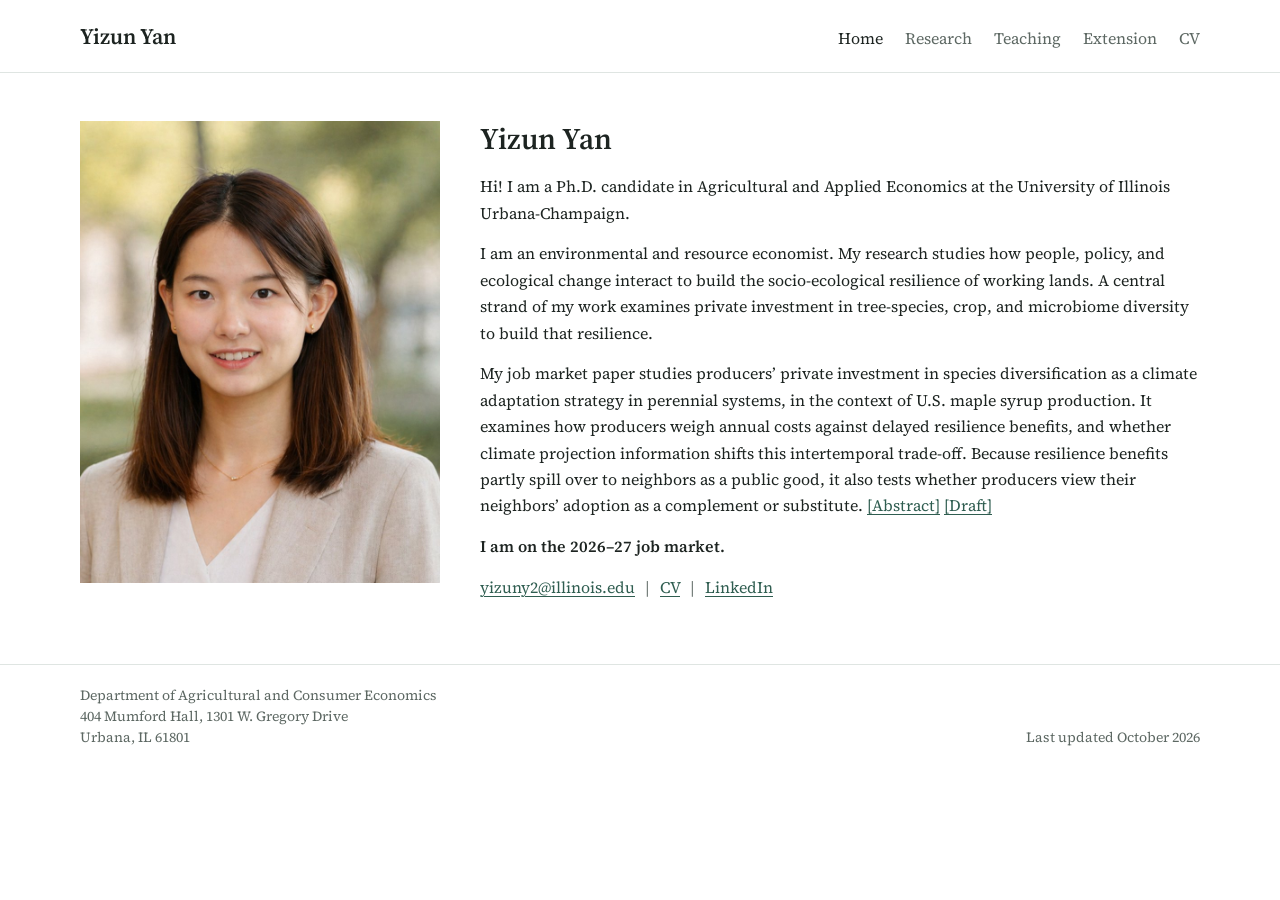
<file: index.html>
<!doctype html>
<html lang="en">
<head>
<meta charset="utf-8">
<meta name="viewport" content="width=device-width, initial-scale=1">
<title>Yizun Yan</title>
<meta name="description" content="Yizun Yan, Ph.D. candidate in Agricultural and Applied Economics at the University of Illinois Urbana-Champaign. On the 2026–27 job market.">
<link rel="preconnect" href="https://fonts.googleapis.com">
<link rel="preconnect" href="https://fonts.gstatic.com" crossorigin>
<link rel="stylesheet" href="https://fonts.googleapis.com/css2?family=Source+Serif+4:ital,opsz,wght@0,8..60,400;0,8..60,600;1,8..60,400&display=swap">
<link rel="stylesheet" href="style.css">
</head>
<body>

<nav class="site-nav">
  <div class="wrap">
    <a class="name" href="./">Yizun Yan</a>
    <ul>
      <li><a href="./" aria-current="page">Home</a></li>
      <li><a href="research.html">Research</a></li>
      <li><a href="teaching.html">Teaching</a></li>
      <li><a href="extension.html">Extension</a></li>
      <li><a href="files/Yizun_Yan_CV.pdf" target="_blank" rel="noopener">CV</a></li>
    </ul>
  </div>
</nav>

<main>
  <div class="wrap">

    <section class="profile">
      <img src="images/yizun_yan.jpg" alt="Portrait of Yizun Yan">
      <div class="bio">
        <h1>Yizun Yan</h1>
        <p>Hi! I am a Ph.D. candidate in Agricultural and Applied Economics at the University of Illinois Urbana-Champaign.</p>
        <p>I am an environmental and resource economist. My research studies how people, policy, and ecological change interact to build the socio-ecological resilience of working lands. A central strand of my work examines private investment in tree-species, crop, and microbiome diversity to build that resilience.</p>
        <p>My job market paper studies producers’ private investment in species diversification as a climate adaptation strategy in perennial systems, in the context of U.S. maple syrup production. It examines how producers weigh annual costs against delayed resilience benefits, and whether climate projection information shifts this intertemporal trade-off. Because resilience benefits partly spill over to neighbors as a public good, it also tests whether producers view their neighbors’ adoption as a complement or substitute. <button type="button" class="toggle" id="jmp-toggle" aria-expanded="false" aria-controls="jmp-abstract">[Abstract]</button> <a href="files/Yizun_Yan_JMP.pdf" target="_blank" rel="noopener">[Draft]</a></p>
        <div class="jmp-abstract" id="jmp-abstract" hidden>
          <p class="jmp-title">“Species Diversification for Climate Adaptation in Perennial Systems: Trading off Annual Costs for Long-term Resilience Benefits,” with Shadi Atallah.</p>
          <p>Species diversification can enhance the resilience of agroecosystems to climate-related shocks and serve as a climate adaptation strategy. We study how producers in perennial systems weigh the annual costs against the delayed resilience benefits of species diversification, and how climate projection information shifts this trade-off. Given that private investments in resilience generate public good benefits, we test whether producers view diversification by others as strategic complements or substitutes. We develop a dynamic optimization model of a producer choosing the optimal diversification intensity and test its predictions with U.S. maple producers using a discrete choice experiment with a randomized climate-impact information treatment. The annual payment required rises by about $47 per acre for each percentage point increase in diversification intensity. Older producers require more than twice as much payment as their younger peers when asked to commit to longer contracts, and most prefer to keep their current monocultures. Through a salience effect, region-specific climate projection information shifts how producers weigh costs and benefits over time, by increasing the weight they place on future resilience benefits and reducing the weight placed on annual yield losses. Peer adoption shifts this weighing across space, as producers view diversification by peers as a strategic complement to their own investments, reducing the required payment by 29% when 50% of peers have diversified. These results suggest three strategies for conservation programs seeking to increase agroecosystem resilience through species diversification while lowering costs: accounting for older producers’ temporal constraints in longer contracts, coordinating adoption among neighbors, and pairing payments with climate information.</p>
        </div>
        <p><span class="market">I am on the 2026–27 job market.</span></p>
        <p class="contact"><a href="mailto:yizuny2@illinois.edu">yizuny2@illinois.edu</a> <span aria-hidden="true">|</span> <a href="files/Yizun_Yan_CV.pdf" target="_blank" rel="noopener">CV</a> <span aria-hidden="true">|</span> <a href="https://www.linkedin.com/in/yizun-yan-53314b184/">LinkedIn</a></p>
      </div>
    </section>


  </div>
</main>

<footer>
  <div class="wrap">
    <address>Department of Agricultural and Consumer Economics<br>404 Mumford Hall, 1301 W. Gregory Drive<br>Urbana, IL 61801</address>
    <p class="updated">Last updated October 2026</p>
  </div>
</footer>

<script>
  var t = document.getElementById("jmp-toggle"), a = document.getElementById("jmp-abstract");
  t.addEventListener("click", function () {
    var open = a.hidden;
    a.hidden = !open;
    t.setAttribute("aria-expanded", String(open));
    t.textContent = open ? "[Hide abstract]" : "[Abstract]";
  });
</script>

<script>
  /* On your own computer, "./" opens a folder list, so point Home links at index.html there. */
  if (location.protocol === "file:") document.querySelectorAll('a[href="./"]').forEach(function (a) { a.href = "index.html"; });
</script>

</body>
</html>
</file>
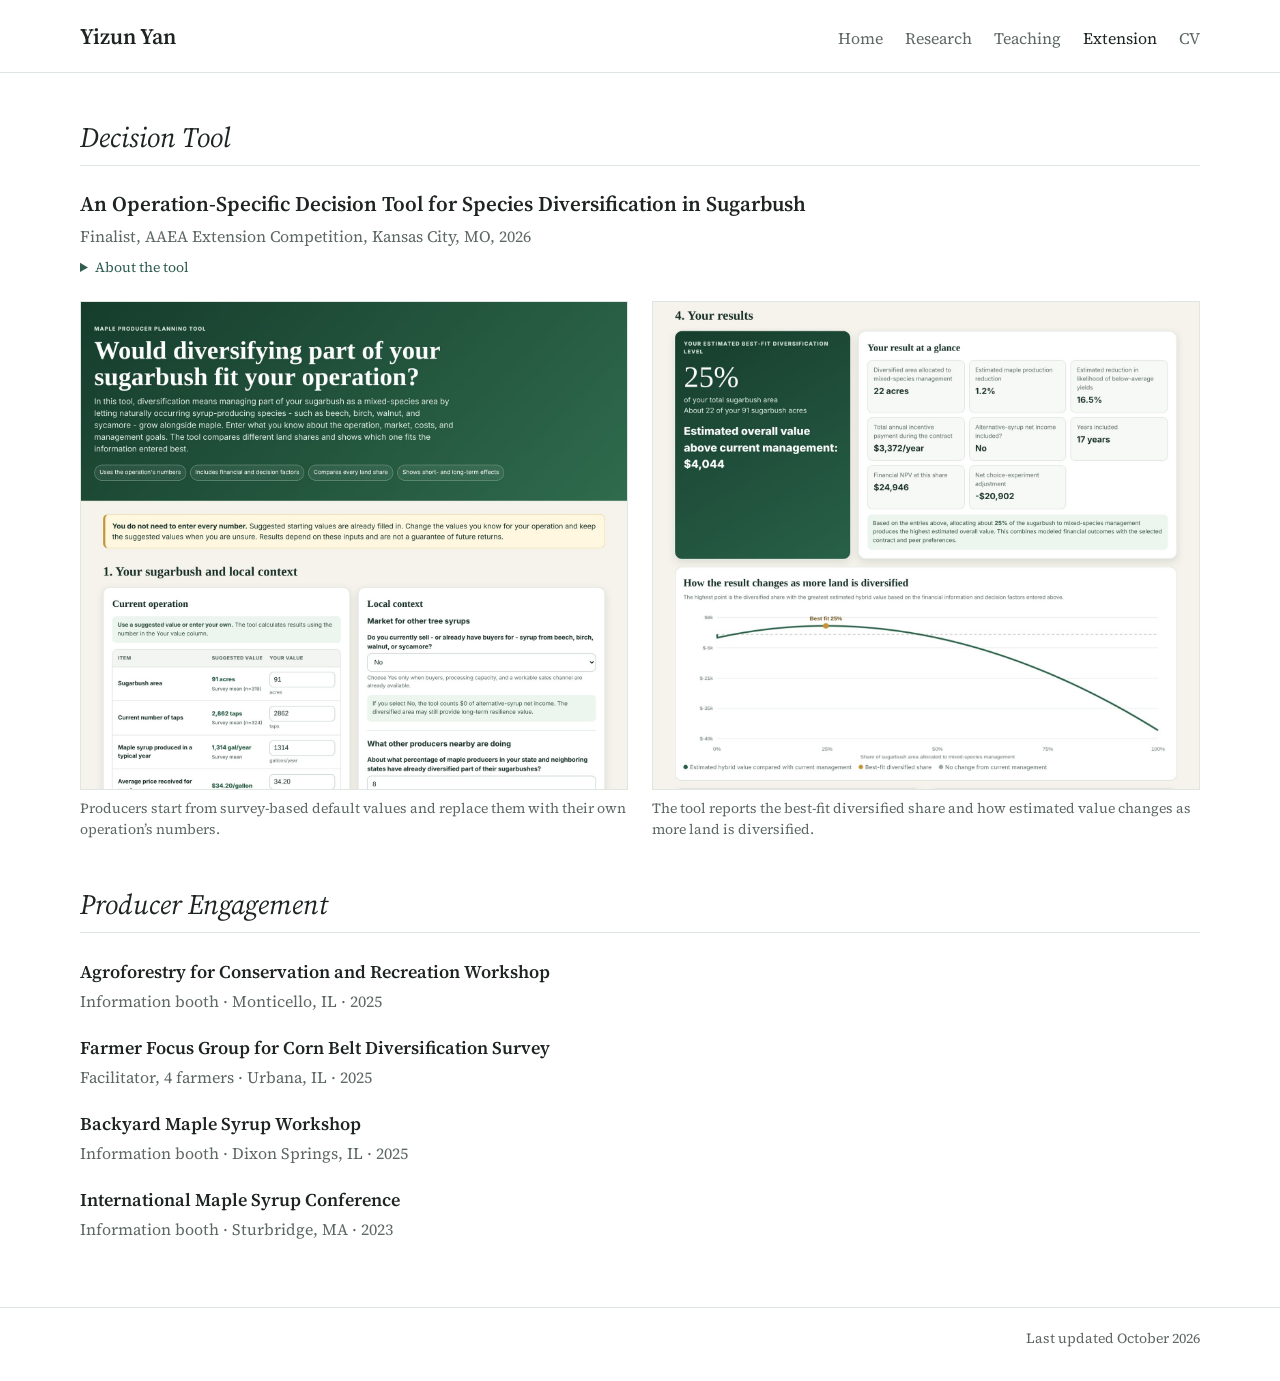
<file: extension.html>
<!doctype html>
<html lang="en">
<head>
<meta charset="utf-8">
<meta name="viewport" content="width=device-width, initial-scale=1">
<title>Extension · Yizun Yan</title>
<link rel="preconnect" href="https://fonts.googleapis.com">
<link rel="preconnect" href="https://fonts.gstatic.com" crossorigin>
<link rel="stylesheet" href="https://fonts.googleapis.com/css2?family=Source+Serif+4:ital,opsz,wght@0,8..60,400;0,8..60,600;1,8..60,400&display=swap">
<link rel="stylesheet" href="style.css">
</head>
<body>

<nav class="site-nav">
  <div class="wrap">
    <a class="name" href="./">Yizun Yan</a>
    <ul>
      <li><a href="./">Home</a></li>
      <li><a href="research.html">Research</a></li>
      <li><a href="teaching.html">Teaching</a></li>
      <li><a href="extension.html" aria-current="page">Extension</a></li>
      <li><a href="files/Yizun_Yan_CV.pdf" target="_blank" rel="noopener">CV</a></li>
    </ul>
  </div>
</nav>

<main>
  <div class="wrap">

    <section class="jmp" aria-labelledby="tool-label">
      <h2 id="tool-label">Decision Tool</h2>
      <article class="paper">
        <h3>An Operation-Specific Decision Tool for Species Diversification in Sugarbush</h3>
        <p class="authors">Finalist, AAEA Extension Competition, Kansas City, MO, 2026</p>
        <details>
          <summary>About the tool</summary>
          <p>This interactive decision tool helps maple syrup producers assess whether species diversification in their sugarbush fits their operation and, if so, at what level of diversification intensity. It combines financial cost-benefit analysis with producer preferences estimated from a choice experiment, starting from survey-based default values that producers replace with their own operation, market, and planning-horizon information. The tool supports both self-guided use and consultations with extension educators and foresters.</p>
        </details>
        <div class="shots">
          <figure>
            <img src="images/tool_inputs.jpg" alt="Opening screen of the decision tool, where producers enter their sugarbush area, taps, production, and local market conditions" loading="lazy">
            <figcaption>Producers start from survey-based default values and replace them with their own operation’s numbers.</figcaption>
          </figure>
          <figure>
            <img src="images/tool_results.jpg" alt="Results screen showing a best-fit diversification level of 25 percent and a chart of estimated value across diversified shares" loading="lazy">
            <figcaption>The tool reports the best-fit diversified share and how estimated value changes as more land is diversified.</figcaption>
          </figure>
        </div>
      </article>
    </section>

    <section aria-labelledby="eng-label">
      <h2 id="eng-label">Producer Engagement</h2>
      <div class="entry">
        <h3>Agroforestry for Conservation and Recreation Workshop</h3>
        <p>Information booth · Monticello, IL · <span class="when">2025</span></p>
      </div>
      <div class="entry">
        <h3>Farmer Focus Group for Corn Belt Diversification Survey</h3>
        <p>Facilitator, 4 farmers · Urbana, IL · <span class="when">2025</span></p>
      </div>
      <div class="entry">
        <h3>Backyard Maple Syrup Workshop</h3>
        <p>Information booth · Dixon Springs, IL · <span class="when">2025</span></p>
      </div>
      <div class="entry">
        <h3>International Maple Syrup Conference</h3>
        <p>Information booth · Sturbridge, MA · <span class="when">2023</span></p>
      </div>
    </section>

  </div>
</main>

<footer>
  <div class="wrap">
    <p class="updated">Last updated October 2026</p>
  </div>
</footer>

<script>
  /* On your own computer, "./" opens a folder list, so point Home links at index.html there. */
  if (location.protocol === "file:") document.querySelectorAll('a[href="./"]').forEach(function (a) { a.href = "index.html"; });
</script>

</body>
</html>
</file>
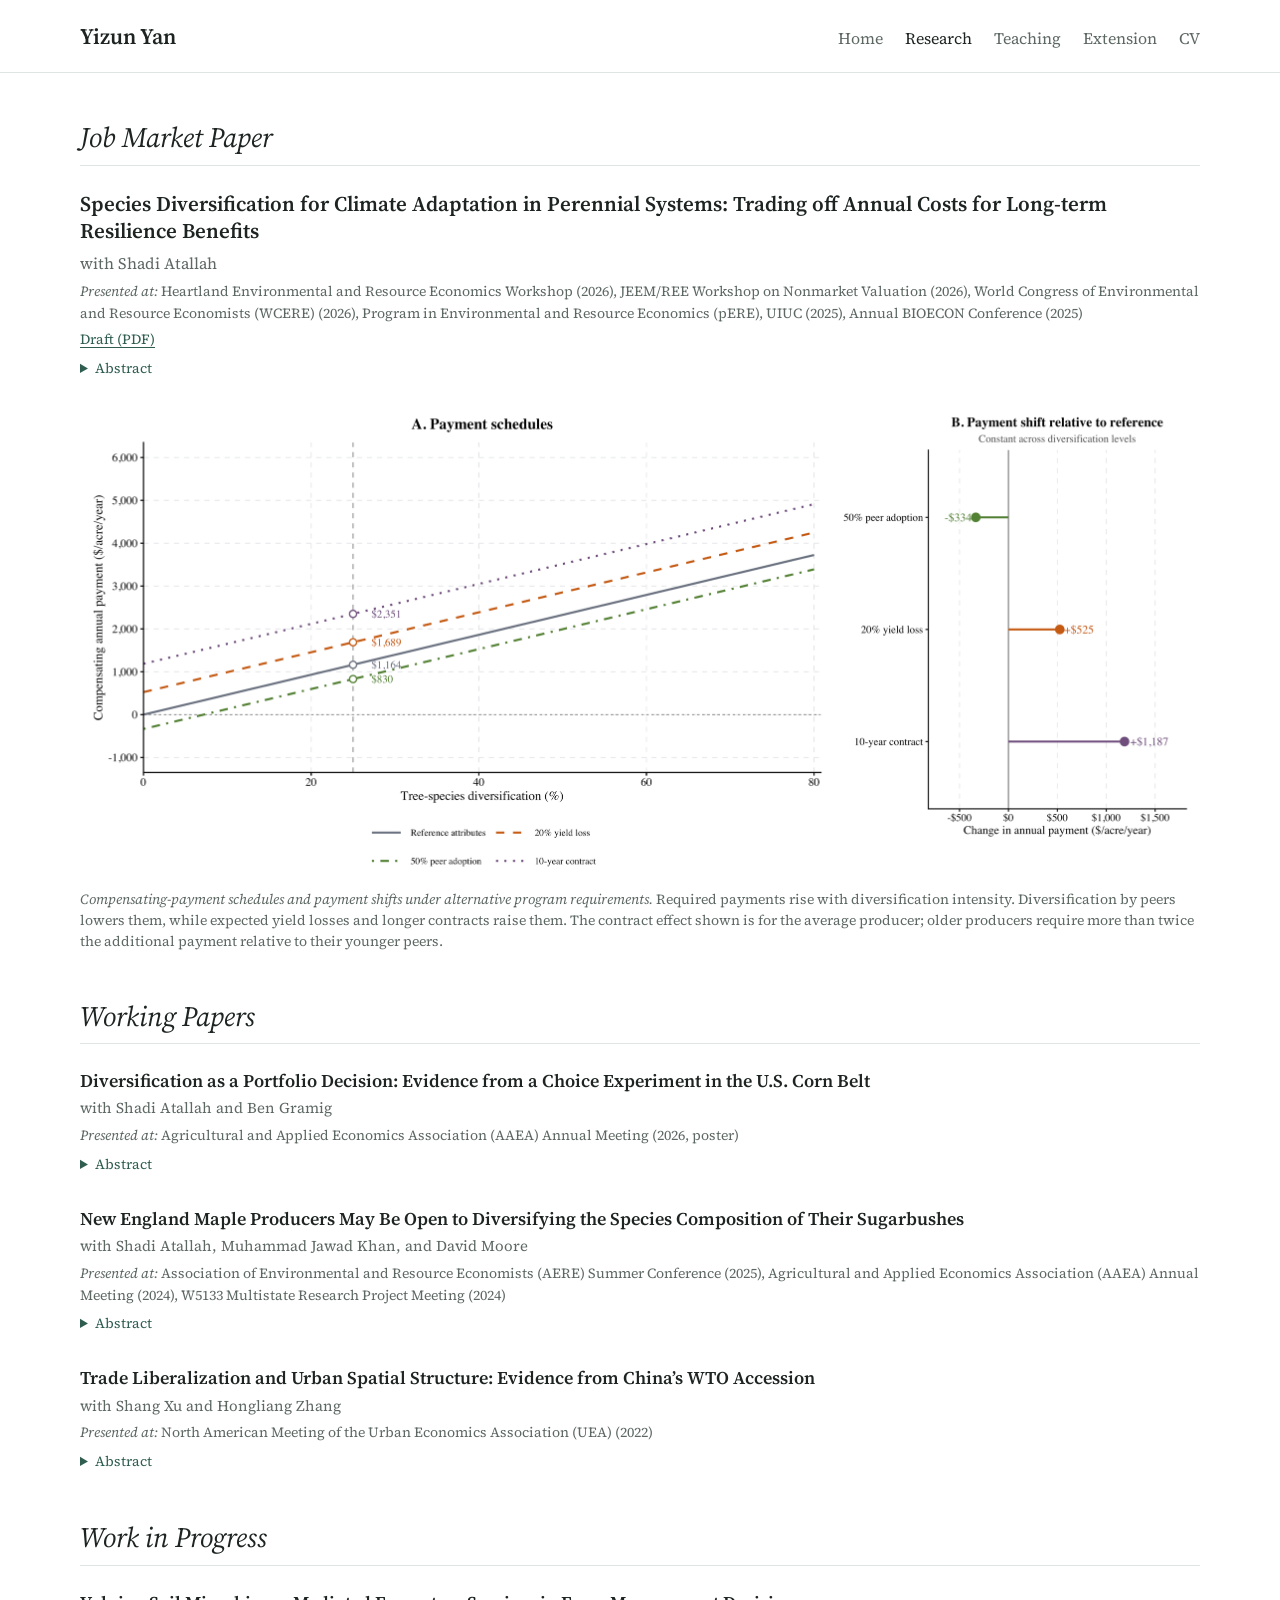
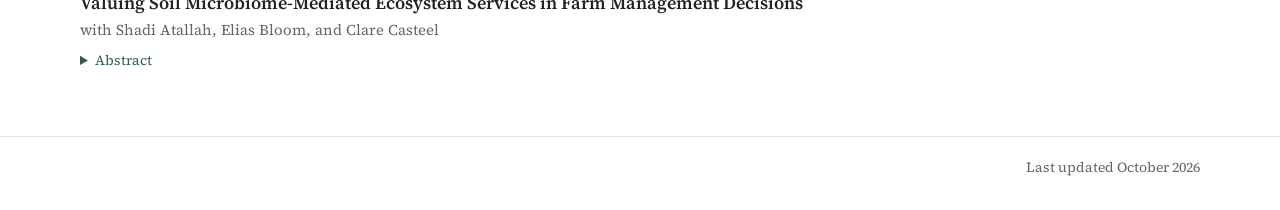
<file: research.html>
<!doctype html>
<html lang="en">
<head>
<meta charset="utf-8">
<meta name="viewport" content="width=device-width, initial-scale=1">
<title>Research · Yizun Yan</title>
<meta name="description" content="Research by Yizun Yan, Ph.D. candidate in Agricultural and Applied Economics at the University of Illinois Urbana-Champaign: job market paper, working papers, and work in progress.">
<link rel="preconnect" href="https://fonts.googleapis.com">
<link rel="preconnect" href="https://fonts.gstatic.com" crossorigin>
<link rel="stylesheet" href="https://fonts.googleapis.com/css2?family=Source+Serif+4:ital,opsz,wght@0,8..60,400;0,8..60,600;1,8..60,400&display=swap">
<link rel="stylesheet" href="style.css">
</head>
<body>

<nav class="site-nav">
  <div class="wrap">
    <a class="name" href="./">Yizun Yan</a>
    <ul>
      <li><a href="./">Home</a></li>
      <li><a href="research.html" aria-current="page">Research</a></li>
      <li><a href="teaching.html">Teaching</a></li>
      <li><a href="extension.html">Extension</a></li>
      <li><a href="files/Yizun_Yan_CV.pdf" target="_blank" rel="noopener">CV</a></li>
    </ul>
  </div>
</nav>

<main>
  <div class="wrap">

    <section class="jmp" aria-labelledby="jmp-label">
      <h2 id="jmp-label">Job Market Paper</h2>
      <article class="paper">
        <h3>Species Diversification for Climate Adaptation in Perennial Systems: Trading off Annual Costs for Long-term Resilience Benefits</h3>
        <p class="authors">with Shadi Atallah</p>
        <p class="venues"><em>Presented at:</em> Heartland Environmental and Resource Economics Workshop (2026), JEEM/REE Workshop on Nonmarket Valuation (2026), World Congress of Environmental and Resource Economists (WCERE) (2026), Program in Environmental and Resource Economics (pERE), UIUC (2025), Annual BIOECON Conference (2025)</p>
        <p class="status"><a href="files/Yizun_Yan_JMP.pdf" target="_blank" rel="noopener">Draft (PDF)</a></p>
        <details>
          <summary>Abstract</summary>
          <p>Species diversification can enhance the resilience of agroecosystems to climate-related shocks and serve as a climate adaptation strategy. We study how producers in perennial systems weigh the annual costs against the delayed resilience benefits of species diversification, and how climate projection information shifts this trade-off. Given that private investments in resilience generate public good benefits, we test whether producers view diversification by others as strategic complements or substitutes. We develop a dynamic optimization model of a producer choosing the optimal diversification intensity and test its predictions with U.S. maple producers using a discrete choice experiment with a randomized climate-impact information treatment. The annual payment required rises by about $47 per acre for each percentage point increase in diversification intensity. Older producers require more than twice as much payment as their younger peers when asked to commit to longer contracts, and most prefer to keep their current monocultures. Through a salience effect, region-specific climate projection information shifts how producers weigh costs and benefits over time, by increasing the weight they place on future resilience benefits and reducing the weight placed on annual yield losses. Peer adoption shifts this weighing across space, as producers view diversification by peers as a strategic complement to their own investments, reducing the required payment by 29% when 50% of peers have diversified. These results suggest three strategies for conservation programs seeking to increase agroecosystem resilience through species diversification while lowering costs: accounting for older producers’ temporal constraints in longer contracts, coordinating adoption among neighbors, and pairing payments with climate information.</p>
        </details>
        <figure class="jmp-figure">
          <img src="images/jmp_figure.svg" alt="Two-panel chart. Panel A: the annual payment producers require rises with the share of non-maple trees, from $0 to about $3,700 per acre at 80 percent; at a 25 percent share it is $1,164 under reference attributes, $830 with 50 percent peer adoption, $1,689 with a 20 percent yield loss, and $2,351 with a 10-year contract. Panel B: relative to the reference, 50 percent peer adoption lowers the required payment by $334, a 20 percent yield loss raises it by $525, and a 10-year contract raises it by $1,187 for the average producer.">
          <figcaption><em>Compensating-payment schedules and payment shifts under alternative program requirements.</em> Required payments rise with diversification intensity. Diversification by peers lowers them, while expected yield losses and longer contracts raise them. The contract effect shown is for the average producer; older producers require more than twice the additional payment relative to their younger peers.</figcaption>
        </figure>
      </article>
    </section>

    <section aria-labelledby="wp-label">
      <h2 id="wp-label">Working Papers</h2>

      <article class="paper">
        <h3>Diversification as a Portfolio Decision: Evidence from a Choice Experiment in the U.S. Corn Belt</h3>
        <p class="authors">with Shadi Atallah and Ben Gramig</p>
        <p class="venues"><em>Presented at:</em> Agricultural and Applied Economics Association (AAEA) Annual Meeting (2026, poster)</p>
        <details>
          <summary>Abstract</summary>
          <p>This paper studies how farmers evaluate agricultural diversification alternatives that differ in expected returns, income risk, and production horizons. Using a choice experiment with producers in the U.S. Corn Belt, we examine how these economic considerations affect both the adoption and scale of diversification. The analysis sheds light on the relative importance of barriers to diversified production and informs the design of policies intended to address them.</p>
        </details>
      </article>

      <article class="paper">
        <h3>New England Maple Producers May Be Open to Diversifying the Species Composition of Their Sugarbushes</h3>
        <p class="authors">with Shadi Atallah, Muhammad Jawad Khan, and David Moore</p>
        <p class="venues"><em>Presented at:</em> Association of Environmental and Resource Economists (AERE) Summer Conference (2025), Agricultural and Applied Economics Association (AAEA) Annual Meeting (2024), W5133 Multistate Research Project Meeting (2024)</p>
        <details>
          <summary>Abstract</summary>
          <p>Maple syrup production in New England is projected to decline by about 50% by 2100 under climate change, and diversifying maple forests can enhance their resilience to extreme weather. We use a choice experiment with producers recruited at a maple industry conference in Massachusetts to elicit preferences for sugarbush diversification programs, focusing on diversification intensity given a trade-off between long-run resilience benefits and immediate yield losses. Producers favored moderate levels, possibly because of perceived diminishing marginal benefits of diversification due to interspecies competition. They also favor longer contracts, consistent with the slow maturation of resilience benefits.</p>
        </details>
      </article>

      <article class="paper">
        <h3>Trade Liberalization and Urban Spatial Structure: Evidence from China’s WTO Accession</h3>
        <p class="authors">with Shang Xu and Hongliang Zhang</p>
        <p class="venues"><em>Presented at:</em> North American Meeting of the Urban Economics Association (UEA) (2022)</p>
        <details>
          <summary>Abstract</summary>
          <p>We analyze how international trade shapes urban spatial structure, exploiting differential exposure to trade liberalization following China’s accession to the World Trade Organization. Our findings show that trade liberalization accounted for 38% of China’s urban expansion between 1995 and 2005. It also made cities more compact, reducing the average within-city distance by 8.9 kilometers. These effects are largely driven by indirect export exposure through industry input-output linkages, which increase population and firm density, boost household savings, and expand financial institution lending.</p>
        </details>
      </article>
    </section>

    <section aria-labelledby="wip-label">
      <h2 id="wip-label">Work in Progress</h2>
      <article class="paper">
        <h3>Valuing Soil Microbiome-Mediated Ecosystem Services in Farm Management Decisions</h3>
        <p class="authors">with Shadi Atallah, Elias Bloom, and Clare Casteel</p>
        <details>
          <summary>Abstract</summary>
          <p>This study examines how farmers value ecosystem services provided by soil microbiomes and how information about these otherwise difficult-to-observe services affects farm management decisions. Combining soil sampling and laboratory analysis on New York farms with a choice experiment, we link measured microbiome performance to farmers’ valuation and adoption of microbiome-supportive practices. The study provides a producer-side valuation of soil natural capital and examines how peer rankings of microbiome performance shape its management.</p>
        </details>
      </article>
    </section>


  </div>
</main>

<footer>
  <div class="wrap">
    <p class="updated">Last updated October 2026</p>
  </div>
</footer>

<script>
  /* On your own computer, "./" opens a folder list, so point Home links at index.html there. */
  if (location.protocol === "file:") document.querySelectorAll('a[href="./"]').forEach(function (a) { a.href = "index.html"; });
</script>

</body>
</html>
</file>
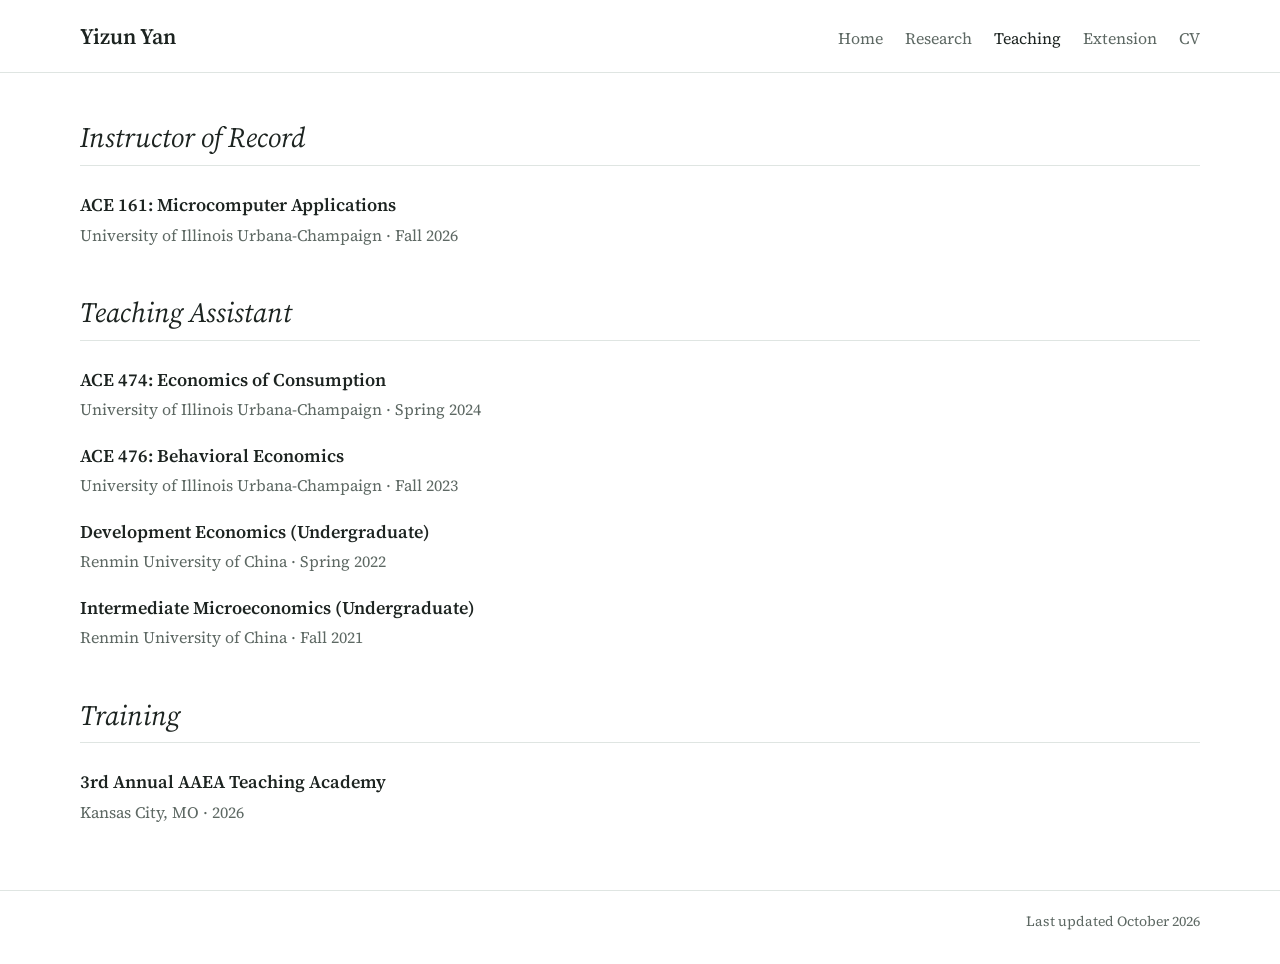
<file: teaching.html>
<!doctype html>
<html lang="en">
<head>
<meta charset="utf-8">
<meta name="viewport" content="width=device-width, initial-scale=1">
<title>Teaching · Yizun Yan</title>
<link rel="preconnect" href="https://fonts.googleapis.com">
<link rel="preconnect" href="https://fonts.gstatic.com" crossorigin>
<link rel="stylesheet" href="https://fonts.googleapis.com/css2?family=Source+Serif+4:ital,opsz,wght@0,8..60,400;0,8..60,600;1,8..60,400&display=swap">
<link rel="stylesheet" href="style.css">
</head>
<body>

<nav class="site-nav">
  <div class="wrap">
    <a class="name" href="./">Yizun Yan</a>
    <ul>
      <li><a href="./">Home</a></li>
      <li><a href="research.html">Research</a></li>
      <li><a href="teaching.html" aria-current="page">Teaching</a></li>
      <li><a href="extension.html">Extension</a></li>
      <li><a href="files/Yizun_Yan_CV.pdf" target="_blank" rel="noopener">CV</a></li>
    </ul>
  </div>
</nav>

<main>
  <div class="wrap">

    <section aria-labelledby="ior-label">
      <h2 id="ior-label">Instructor of Record</h2>
      <div class="entry">
        <h3>ACE 161: Microcomputer Applications</h3>
        <p>University of Illinois Urbana-Champaign · <span class="when">Fall 2026</span></p>
      </div>
    </section>

    <section aria-labelledby="ta-label">
      <h2 id="ta-label">Teaching Assistant</h2>
      <div class="entry">
        <h3>ACE 474: Economics of Consumption</h3>
        <p>University of Illinois Urbana-Champaign · <span class="when">Spring 2024</span></p>
      </div>
      <div class="entry">
        <h3>ACE 476: Behavioral Economics</h3>
        <p>University of Illinois Urbana-Champaign · <span class="when">Fall 2023</span></p>
      </div>
      <div class="entry">
        <h3>Development Economics (Undergraduate)</h3>
        <p>Renmin University of China · <span class="when">Spring 2022</span></p>
      </div>
      <div class="entry">
        <h3>Intermediate Microeconomics (Undergraduate)</h3>
        <p>Renmin University of China · <span class="when">Fall 2021</span></p>
      </div>
    </section>

    <section aria-labelledby="train-label">
      <h2 id="train-label">Training</h2>
      <div class="entry">
        <h3>3rd Annual AAEA Teaching Academy</h3>
        <p>Kansas City, MO · <span class="when">2026</span></p>
      </div>
    </section>

  </div>
</main>

<footer>
  <div class="wrap">
    <p class="updated">Last updated October 2026</p>
  </div>
</footer>

<script>
  /* On your own computer, "./" opens a folder list, so point Home links at index.html there. */
  if (location.protocol === "file:") document.querySelectorAll('a[href="./"]').forEach(function (a) { a.href = "index.html"; });
</script>

</body>
</html>
</file>
<file: style.css>
/* Single column, quiet academic page set in one serif typeface. */
:root {
  --bg: #ffffff;
  --fg: #1d2421;
  --muted: #5d6863;
  --rule: #dfe5e2;
  --accent: #2f5d50;      /* deep green, for links */
  --accent-soft: #eef3f1;
  --serif: "Source Serif 4", Georgia, "Times New Roman", serif;
  --sans: var(--serif);  /* one serif typeface everywhere */
}
@media (prefers-color-scheme: dark) {
  :root:not([data-theme="light"]) {
    --bg: #151a18; --fg: #e3e8e5; --muted: #a0aba6; --rule: #2c3531;
    --accent: #8cc3b1; --accent-soft: #1d2724; color-scheme: dark;
  }
}
:root[data-theme="dark"] {
  --bg: #151a18; --fg: #e3e8e5; --muted: #a0aba6; --rule: #2c3531;
  --accent: #8cc3b1; --accent-soft: #1d2724; color-scheme: dark;
}

* { box-sizing: border-box; }
html { -webkit-text-size-adjust: 100%; scroll-behavior: smooth; }
@media (prefers-reduced-motion: reduce) { html { scroll-behavior: auto; } }
body {
  margin: 0;
  background: var(--bg);
  color: var(--fg);
  font-family: var(--serif);
  font-size: 16px;
  line-height: 1.65;
}
img { max-width: 100%; display: block; }
a { color: var(--accent); text-underline-offset: 3px; text-decoration-thickness: 1px; }
a:hover { text-decoration-thickness: 2px; }
a:focus-visible { outline: 2px solid var(--accent); outline-offset: 2px; border-radius: 2px; }

.wrap {
  max-width: 1160px;
  margin: 0 auto;
  padding-left: max(20px, env(safe-area-inset-left, 0px));
  padding-right: max(20px, env(safe-area-inset-right, 0px));
}

/* Navigation */
.site-nav { border-bottom: 1px solid var(--rule); }
.site-nav .wrap {
  display: flex; flex-wrap: wrap; align-items: baseline; justify-content: space-between;
  gap: 8px 24px; padding-block: 18px;
}
.site-nav .name { font-family: var(--sans); font-weight: 600; font-size: 22px; color: var(--fg); text-decoration: none; }
.site-nav ul { list-style: none; margin: 0; padding: 0; display: flex; gap: 22px; font-family: var(--sans); font-size: 16px; }
.site-nav ul a { color: var(--muted); text-decoration: none; }
.site-nav ul a:hover, .site-nav ul a[aria-current="page"] { color: var(--fg); }

main .wrap { padding-block: 48px 64px; display: grid; gap: 48px; }

/* Profile: large portrait on the left, bio on the right */
.profile { display: grid; grid-template-columns: 360px minmax(0, 1fr); gap: 40px; align-items: start; }
.profile img { width: 100%; aspect-ratio: 800 / 1026; object-fit: cover; }
.profile h1 { font-size: 30px; line-height: 1.2; margin: 0 0 16px; font-weight: 600; }
.bio p { margin: 0 0 0.9em; }
.bio p:last-child { margin-bottom: 0; }
.bio .market { font-weight: 600; }
.bio .contact span { color: var(--muted); margin: 0 6px; }
.toggle {
  font: inherit; color: var(--accent); background: none; border: 0; padding: 0; cursor: pointer;
  text-decoration: underline; text-underline-offset: 3px; text-decoration-thickness: 1px;
}
.toggle:hover { text-decoration-thickness: 2px; }
.toggle:focus-visible { outline: 2px solid var(--accent); outline-offset: 2px; border-radius: 2px; }
.jmp-abstract { margin: 0 0 1em; padding-left: 18px; border-left: 2px solid var(--rule); font-size: 16px; }
.jmp-abstract p { margin: 0 0 0.75em; }
.jmp-abstract p:last-child { margin-bottom: 0; }
.jmp-abstract .jmp-title { color: var(--muted); }

/* Section headings: the largest text on the page after the name, set apart by a rule */
h2 {
  font-family: var(--serif); font-size: 28px; line-height: 1.2; font-weight: 400; font-style: italic;
  color: var(--fg); margin: 0 0 24px; padding-bottom: 10px; border-bottom: 1px solid var(--rule);
}

/* Papers: title (semibold) > authors (muted) > links and abstract (small) */
.paper + .paper { margin-top: 30px; }
.paper h3 { font-size: 18px; line-height: 1.4; margin: 0 0 3px; font-weight: 600; text-wrap: balance; }
.paper .authors { margin: 0; color: var(--muted); font-size: 15px; }
.paper .status { font-size: 14px; color: var(--muted); margin: 4px 0 0; }
.paper details { margin-top: 6px; }
.paper summary { font-size: 14px; color: var(--accent); cursor: pointer; width: fit-content; }
.paper details p { margin: 10px 0 0; font-size: 15px; line-height: 1.65; }

/* Job market paper: bigger title, abstract open by default */
.jmp h3 { font-size: 21px; line-height: 1.3; margin-bottom: 6px; text-wrap: wrap; }  /* fits on one line on a laptop screen */
.jmp .authors { font-size: 16px; }
.jmp details p { font-size: 16px; }

/* Teaching */
.entry + .entry { margin-top: 18px; }
.entry h3 { font-size: 18px; margin: 0; font-weight: 600; }
.entry p { margin: 2px 0 0; color: var(--muted); font-size: 16px; }
.entry .when { font-variant-numeric: tabular-nums; }

footer { border-top: 1px solid var(--rule); }
footer .wrap {
  padding-block: 20px 32px; font-family: var(--sans); font-size: 14px; color: var(--muted); line-height: 1.5;
  display: flex; flex-wrap: wrap; justify-content: space-between; align-items: flex-end; gap: 12px 32px;
}
footer address { font-style: normal; }
footer p { margin: 0; }
footer .updated { margin-left: auto; }

@media (max-width: 600px) {
  body { font-size: 16px; }
  main .wrap { padding-block: 32px 48px; gap: 40px; }
  .profile { grid-template-columns: 1fr; gap: 24px; }
  .profile img { max-width: 320px; }
  .profile h1 { font-size: 28px; }
}
.paper h3 a { color: inherit; text-decoration-color: var(--rule); }
.paper h3 a:hover { color: var(--accent); }
.shots { display: grid; grid-template-columns: repeat(2, minmax(0, 1fr)); gap: 24px; margin-top: 22px; }
.shots figure { margin: 0; }
.shots img { width: 100%; border: 1px solid var(--rule); }
.shots figcaption { margin-top: 8px; font-size: 14px; color: var(--muted); line-height: 1.5; }
@media (max-width: 600px) { .shots { grid-template-columns: 1fr; } }
.jmp-figure { margin: 24px 0 0; }
.jmp-figure img { width: 100%; height: auto; background: #fff; }
.jmp-figure figcaption { margin-top: 10px; font-size: 14px; color: var(--muted); line-height: 1.5; }
.paper .venues { margin: 4px 0 0; font-size: 14px; color: var(--muted); line-height: 1.55; }
.paper .venues em { font-style: italic; }
</file>
